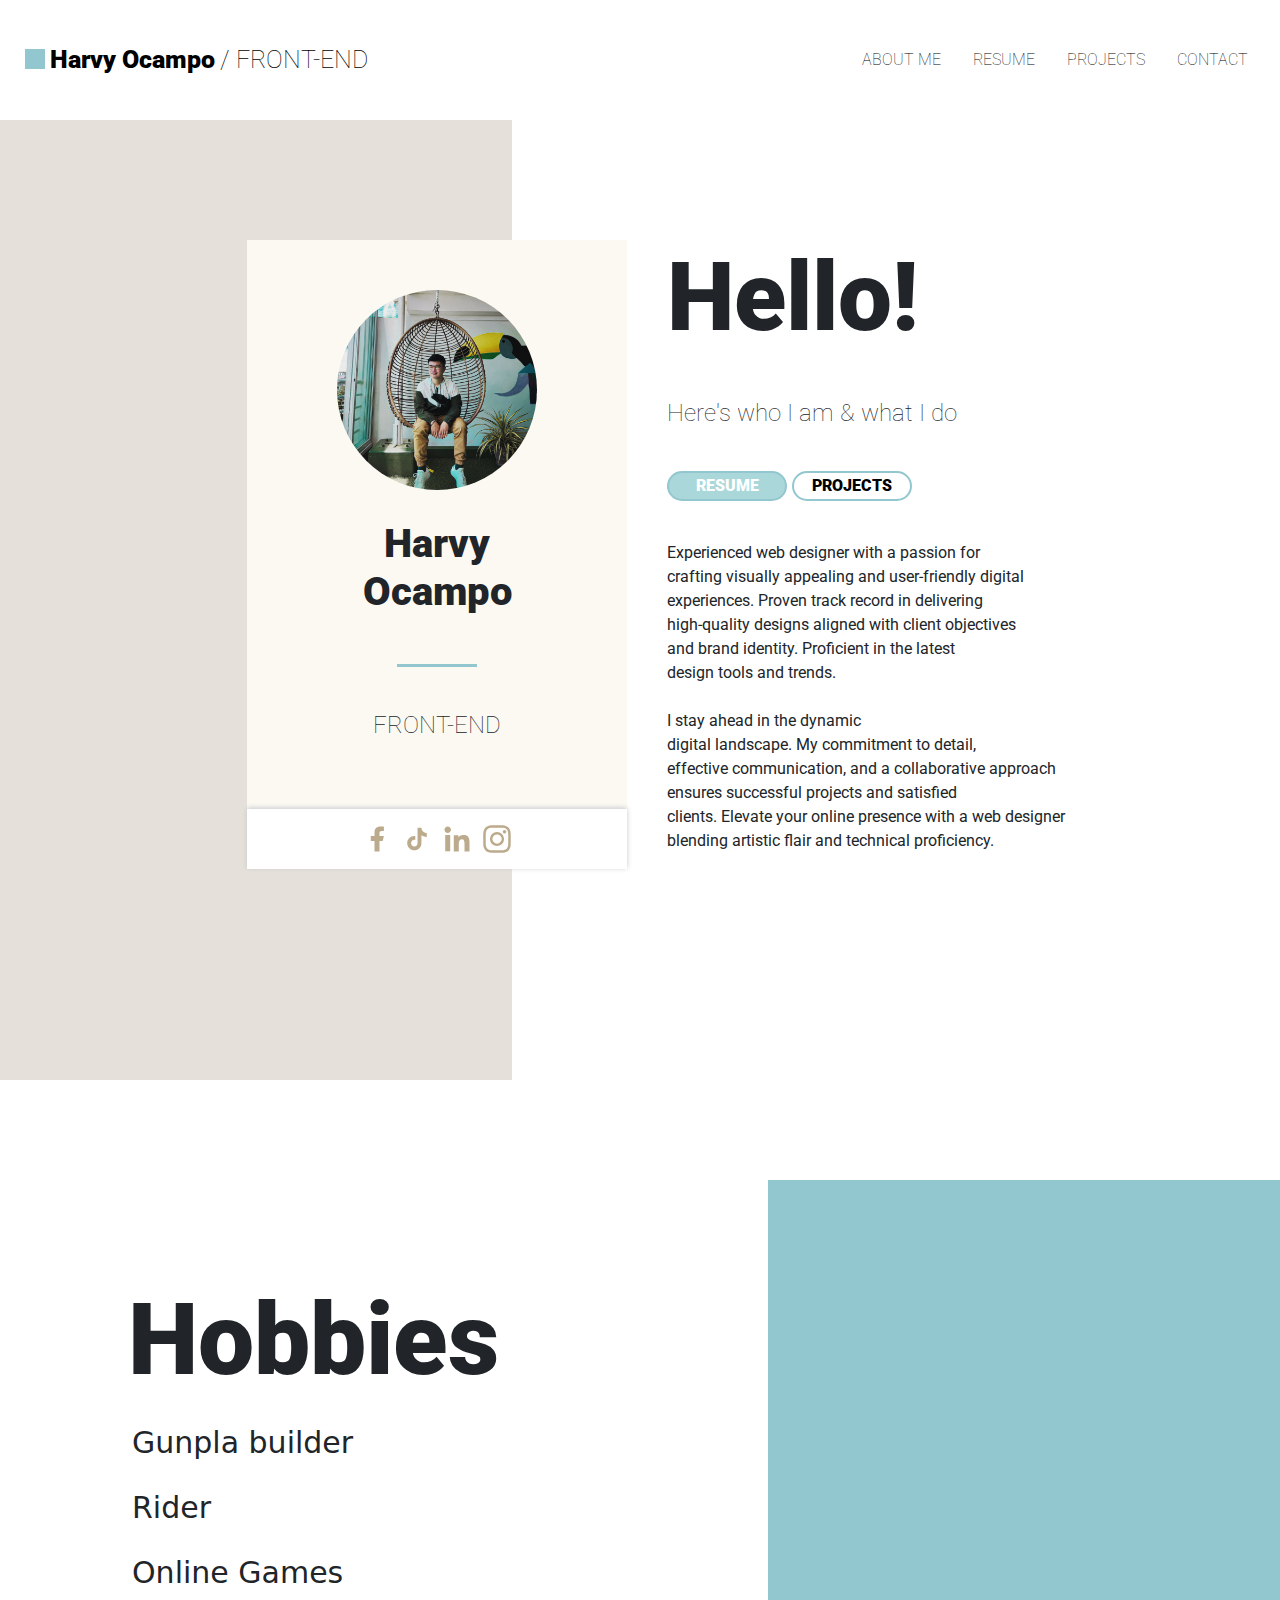
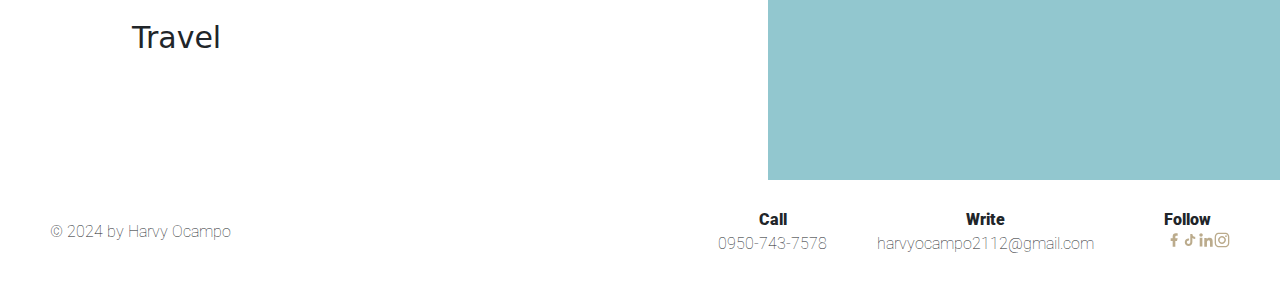
<file: index.html>
<!DOCTYPE html>
<html lang="en">
<head>
    <meta charset="UTF-8">
    <meta name="viewport" content="width=device-width, initial-scale=1.0">
    <title>My Resume</title>
    <link rel="preconnect" href="https://fonts.googleapis.com">
    <link rel="preconnect" href="https://fonts.gstatic.com" crossorigin>
    <link href="https://fonts.googleapis.com/css2?family=Roboto:wght@100;400;700;900&display=swap" rel="stylesheet">
    <link href="https://cdn.jsdelivr.net/npm/bootstrap@5.3.3/dist/css/bootstrap.min.css" rel="stylesheet" integrity="sha384-QWTKZyjpPEjISv5WaRU9OFeRpok6YctnYmDr5pNlyT2bRjXh0JMhjY6hW+ALEwIH" crossorigin="anonymous">
    <link rel="stylesheet" href="./style.css">
</head>
<body>
    <!-- Navbar -->
    <nav class="navbar sticky-top navbar-expand-lg bg-body-tertiary">
        <div class="container">
            <!-- logo -->
            <a class="navbar-brand roboto-black nav-name" href="index.html"><div class="box-dot"></div>Harvy Ocampo<p class="roboto-thin">/ FRONT-END</p></a>
            <!-- toggler -->
          <button class="navbar-toggler shadow-none border-0 " type="button" data-bs-toggle="offcanvas" data-bs-target="#offcanvasNavbar" aria-controls="offcanvasNavbar" aria-label="Toggle navigation">
            <span class="navbar-toggler-icon"></span>
          </button>
            <!-- sidebar -->
          <div class="sidebar offcanvas offcanvas-start d-flex justify-content-end" tabindex="-1" id="offcanvasNavbar" aria-labelledby="offcanvasNavbarLabel">
            <!-- sidebar header -->
            <div class="offcanvas-header text-white border-bottom">
              <h5 class="roboto-black offcanvas-title" id="offcanvasNavbarLabel">Harvy Ocampo</h5>
              <!-- close button -->
              <button type="button" class="btn-close btn-close-white shadow-none" data-bs-dismiss="offcanvas" aria-label="Close"></button>
            </div>
            <!-- sidebar body -->
            <div class="offcanvas-body">
              <ul class="navbar-nav justify-content-end flex-grow-1 pe-3">
                <li class="nav-item mx-2">
                  <a class="roboto-thin nav-link active" aria-current="page" href="index.html">ABOUT ME</a>
                </li>
                <li class="nav-item mx-2">
                  <a class="roboto-thin nav-link" href="resume.html">RESUME</a>
                </li>
                <li class="nav-item mx-2">
                    <a class="roboto-thin nav-link" href="#">PROJECTS</a>
                  </li>
                  <li class="nav-item mx-2">
                    <a class="roboto-thin nav-link" href="#">CONTACT</a>
                  </li>
              </ul>
            </div>
          </div>
        </div>
      </nav>
      <!-- Navbar -->
    <div class="container">
        <div class="intro-underlay">
            <div class="left-underlay">
            </div>
            <div class="profile-container">
                <div class="profile">
                    <div>
                        <img src="./assets/image/profile.jpg" alt="">
                        <h1 class="roboto-black">Harvy <br> Ocampo</h1>
                        <div class="profile-line"></div>
                        <p class="roboto-thin">FRONT-END</p>
                        <div class="profile-footer">
                            <footer>
                                <ul class="profile-footer-icons">
                                    <li><img src="./assets/icon/facebook-fill.svg" alt=""></li>
                                    <li><img src="./assets/icon/baseline-tiktok.svg" alt=""></li>
                                    <li><img src="./assets/icon/linkedin-fill.svg" alt=""></li>
                                    <li><img src="./assets/icon/instagram-fill.svg" alt=""></li>
                                </ul>

                            </footer>
                        </div>
                    </div>
                </div>
                <div class="profile-info">
                    <h1 class="roboto-black">Hello!</h1>
                    <p class="roboto-thin">Here's who I am & what I do</p>
                    <Ul class="profile-buttons">
                        <li><button class="resume roboto-black"><a href="resume.html">RESUME</a></button></li>
                        <li><button class="roboto-black">PROJECTS</button></li>
                    </Ul>
                    <div class="roboto-reg">
                        Experienced web designer with a passion for <br> crafting visually appealing and user-friendly digital  <br>experiences. Proven track record in delivering <br> high-quality designs aligned with client objectives <br> and brand identity. Proficient in the latest <br> design tools and trends. <br><br> I stay ahead in the dynamic <br> digital landscape. My commitment to detail, <br> effective communication, and a collaborative approach <br> ensures successful projects and satisfied <br> clients. Elevate your online presence with a web designer <br> blending artistic flair and technical proficiency.
                    </div>
                </div>
            </div>
            <div class="right-underlay">
            </div>
        </div>

        <div class="hobby-underlay">
            <div class="left-underlay">
                <div>
                    <ul>
                        <h1 class="roboto-black">Hobbies</h1>
                        <li>
                            <p>Gunpla builder</p>
                        </li>
                        <li>
                            <p>Rider</p>
                        </li>
                        <li>
                            <p>Online Games</p>
                        </li>
                        <li>
                            <p>Travel</p>
                        </li>
                    </ul>
                </div>
            </div>
            <div class="right-underlay">
            </div>
        </div>
        <div class="footer">
            <div class="copyright">
                <p class="roboto-thin">
                    &#169 2024 by Harvy Ocampo
                </p>
            </div>

            <div class="contact-details">
                <p class="roboto-thin">
                    <span class="roboto-black">Call</span><br>
                    0950-743-7578
                </p>
                <p class="roboto-thin">
                    <span class="roboto-black">Write</span><br>
                    harvyocampo2112@gmail.com
                </p>
                <div class="follow roboto-thin">
                    <span class="roboto-black">Follow</span>
                    <ul class="footer-icons">
                        <li> <a href="https://www.youtube.com/"><img src="./assets/icon/facebook-fill.svg" alt=""></a></li>
                        <li><img src="./assets/icon/baseline-tiktok.svg" alt=""></li>
                        <li><img src="./assets/icon/linkedin-fill.svg" alt=""></li>
                        <li><img src="./assets/icon/instagram-fill.svg" alt=""></li>
                    </ul>
                </div>
            </div>

        </div>
    </div>
    <script src="https://cdn.jsdelivr.net/npm/bootstrap@5.3.3/dist/js/bootstrap.bundle.min.js" integrity="sha384-YvpcrYf0tY3lHB60NNkmXc5s9fDVZLESaAA55NDzOxhy9GkcIdslK1eN7N6jIeHz" crossorigin="anonymous"></script> 
</body>
</html>
</file>
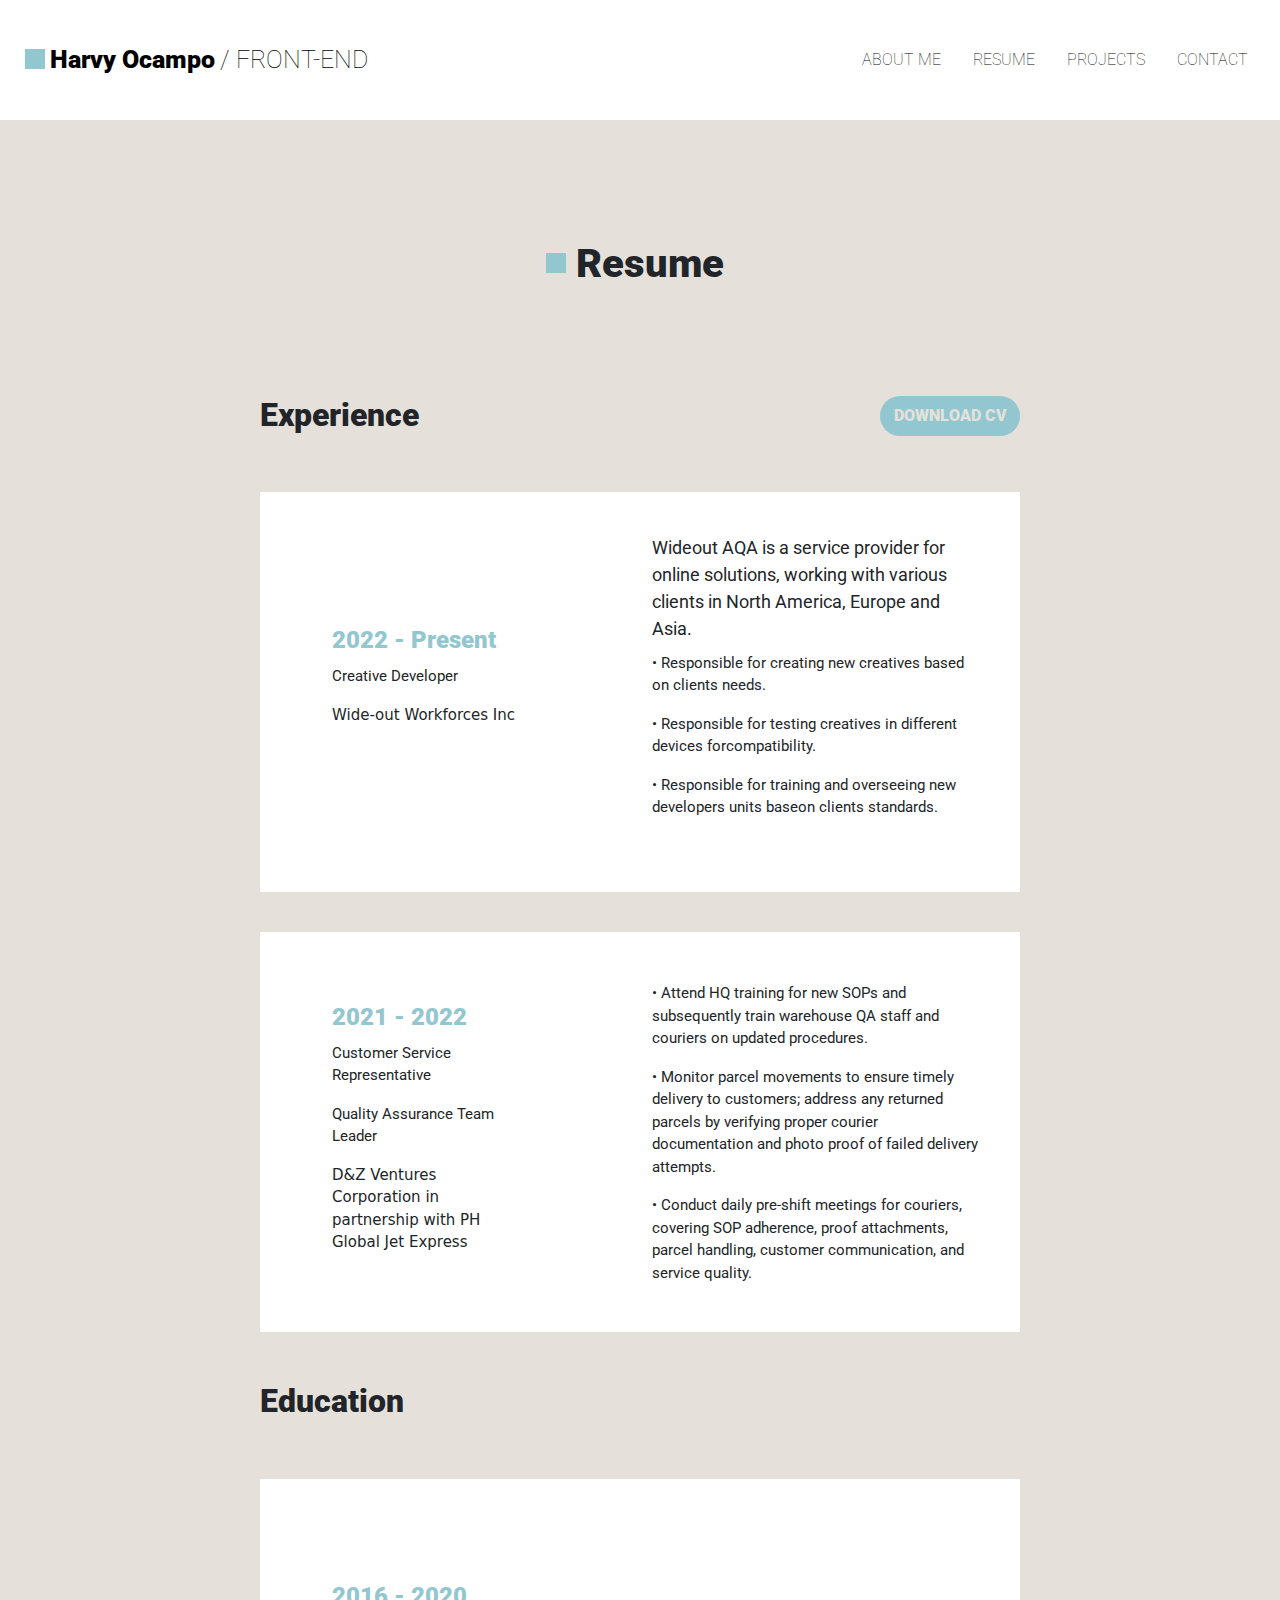
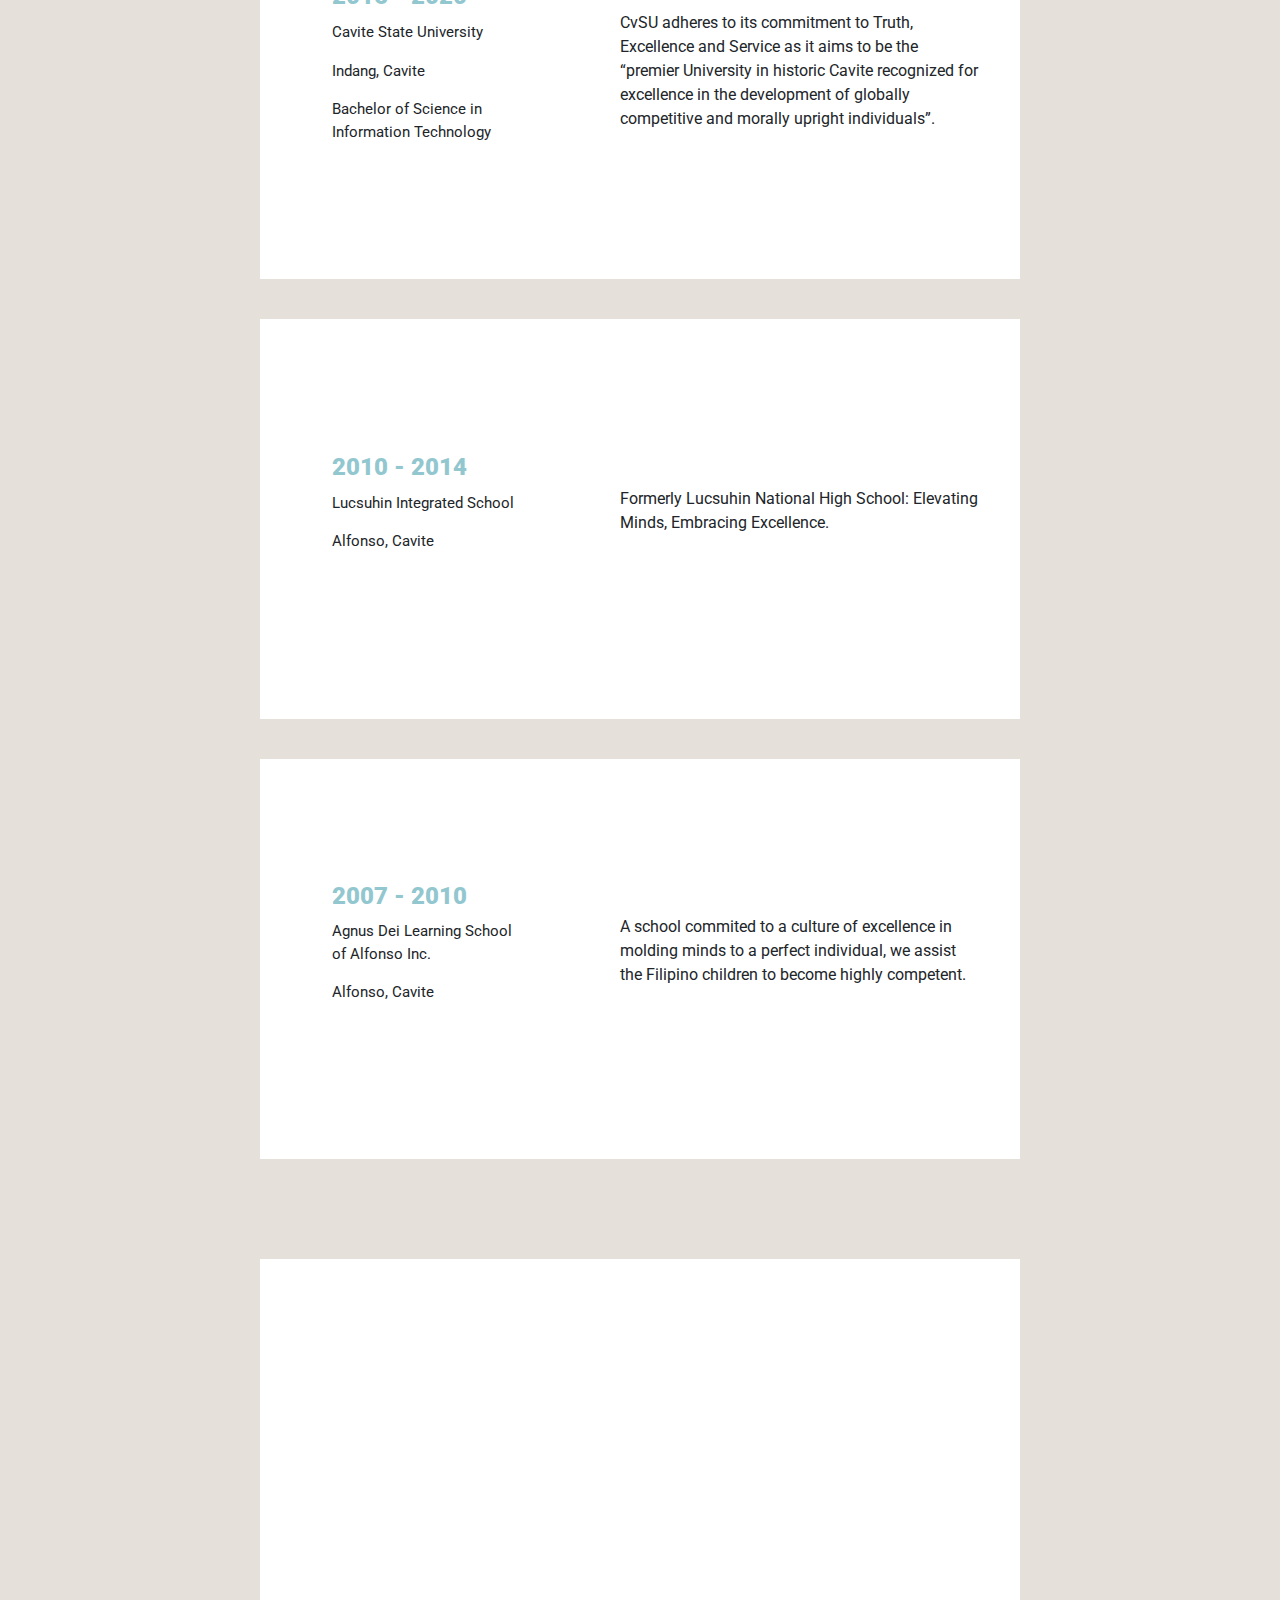
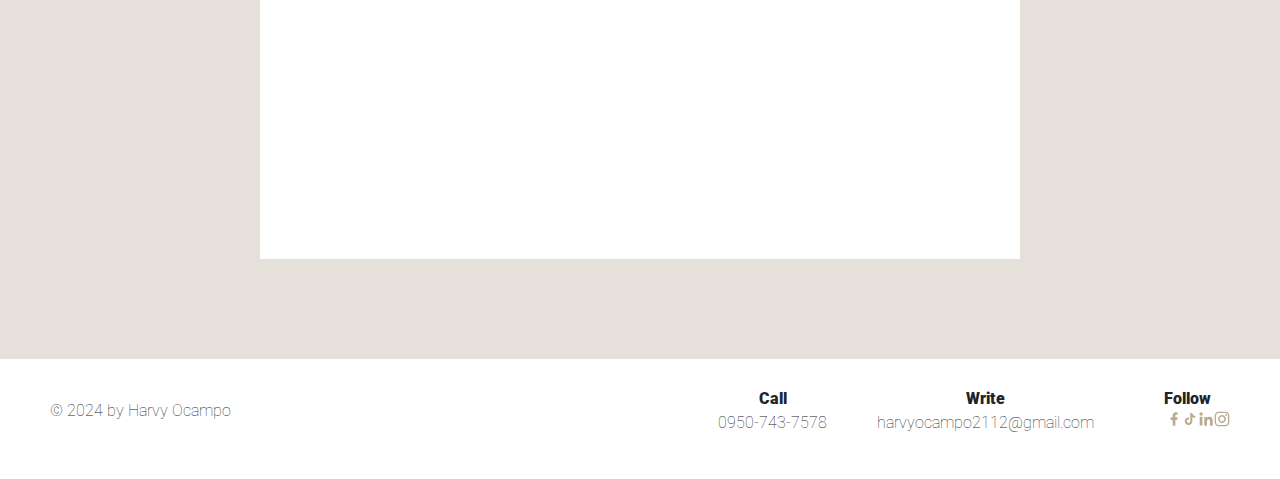
<file: resume.html>
<!DOCTYPE html>
<html lang="en">
<head>
    <meta charset="UTF-8">
    <meta name="viewport" content="width=device-width, initial-scale=1.0">
    <title>My Resume</title>
    <link rel="preconnect" href="https://fonts.googleapis.com">
    <link rel="preconnect" href="https://fonts.gstatic.com" crossorigin>
    <link href="https://fonts.googleapis.com/css2?family=Roboto:wght@100;400;700;900&display=swap" rel="stylesheet">
    <link href="https://cdn.jsdelivr.net/npm/bootstrap@5.3.3/dist/css/bootstrap.min.css" rel="stylesheet" integrity="sha384-QWTKZyjpPEjISv5WaRU9OFeRpok6YctnYmDr5pNlyT2bRjXh0JMhjY6hW+ALEwIH" crossorigin="anonymous">
    <link rel="stylesheet" href="./style.css">
</head>
<body>
        <!-- Navbar -->
        <nav class="navbar sticky-top navbar-expand-lg bg-body-tertiary">
            <div class="container">
                <!-- logo -->
                <a class="navbar-brand roboto-black nav-name" href="index.html"><div class="box-dot"></div>Harvy Ocampo<p class="roboto-thin">/ FRONT-END</p></a>
                <!-- toggler -->
              <button class="navbar-toggler shadow-none border-0 " type="button" data-bs-toggle="offcanvas" data-bs-target="#offcanvasNavbar" aria-controls="offcanvasNavbar" aria-label="Toggle navigation">
                <span class="navbar-toggler-icon"></span>
              </button>
                <!-- sidebar -->
              <div class="sidebar offcanvas offcanvas-start d-flex justify-content-end" tabindex="-1" id="offcanvasNavbar" aria-labelledby="offcanvasNavbarLabel">
                <!-- sidebar header -->
                <div class="offcanvas-header text-white border-bottom">
                  <h5 class="roboto-black offcanvas-title" id="offcanvasNavbarLabel">Harvy Ocampo</h5>
                  <!-- close button -->
                  <button type="button" class="btn-close btn-close-white shadow-none" data-bs-dismiss="offcanvas" aria-label="Close"></button>
                </div>
                <!-- sidebar body -->
                <div class="offcanvas-body">
                  <ul class="navbar-nav justify-content-end flex-grow-1 pe-3">
                    <li class="nav-item mx-2">
                      <a class="roboto-thin nav-link active" aria-current="page" href="index.html">ABOUT ME</a>
                    </li>
                    <li class="nav-item mx-2">
                      <a class="roboto-thin nav-link" href="resume.html">RESUME</a>
                    </li>
                    <li class="nav-item mx-2">
                        <a class="roboto-thin nav-link" href="#">PROJECTS</a>
                      </li>
                      <li class="nav-item mx-2">
                        <a class="roboto-thin nav-link" href="#">CONTACT</a>
                      </li>
                  </ul>
                </div>
              </div>
            </div>
          </nav>
          <!-- Navbar -->
    <div class="resume-container">

            <div class="Rcontainer">
                <div class="Rheader">
                    <div class="box"></div>
                    <h1 class="roboto-black">Resume</h1>
                </div>
                <div class="Rcontent">
                    <div class="RCheader">
                        <h2 class="roboto-black">Experience</h2>
                        <a class="roboto-black DLbutton" href="assets/files/CV2024.pdf" download="HarvyOcampo.pdf">DOWNLOAD CV</a>
                    </div>

                    <div class="EXPboxcontainer">
                        <div class="exp1">
                            <div class="cmpny">
                                <ul>
                                    <li><h4 class="roboto-black">2022 - Present</h4></li>
                                    <li><p class="roboto-reg">Creative Developer</p></li>
                                    <li><p>Wide-out Workforces Inc</p></li>
                                </ul>
                            </div>
                            <div class="dcpt">
                                <ul>
                                    <li class="roboto-reg">Wideout AQA is a service provider for online solutions, working with various clients in North America, Europe and Asia.</li>
                                    <li class="roboto-reg"><p>&#x2022; Responsible for creating new creatives based on clients needs.</p></li>
                                    <li class="roboto-reg"><p>&#x2022; Responsible for testing creatives in different devices forcompatibility.</p></li>
                                    <li class="roboto-reg"><p>&#x2022; Responsible for training and overseeing new developers units baseon clients standards.</p></li>
                                </ul>
                            </div>
                        </div>
                        <div class="exp2">
                            <div class="cmpny">
                                <ul>
                                    <li><h4 class="roboto-black">2021 - 2022</h4></li>
                                    <li><p class="roboto-reg">Customer Service Representative</p></li>
                                    <li><p class="roboto-reg">Quality Assurance Team Leader</p></li>
                                    <li><p>D&Z Ventures Corporation in partnership with PH Global Jet Express</p></li>
                                </ul>
                            </div>
                            <div class="dcpt">
                                <ul>
                                    <li class="roboto-reg"><p>&#x2022; Attend HQ training for new SOPs and subsequently train warehouse QA staff and couriers on updated procedures.</p></li>
                                    <li class="roboto-reg"><p>&#x2022; Monitor parcel movements to ensure timely delivery to customers; address any returned parcels by verifying proper courier documentation and photo proof of failed delivery attempts.</p></li>
                                    <li class="roboto-reg"><p>&#x2022; Conduct daily pre-shift meetings for couriers, covering SOP adherence, proof attachments, parcel handling, customer communication, and service quality.</p></li>
                                </ul>
                            </div>
                        </div>
                    </div>

                    <div class="RCheader">
                        <h2 class="roboto-black">Education</h2>
                    </div>
                    <div class="EDboxcontainer">
                        <div class="ed1">
                            <div class="schl">
                                <ul>
                                    <li><h4 class="roboto-black">2016 - 2020</h4></li>
                                    <li><p class="roboto-reg">Cavite State University</p></li>
                                    <li><p class="roboto-reg">Indang, Cavite</p></li>
                                    <li><p class="roboto-reg">Bachelor of Science in Information Technology</p></li>
                                </ul>
                            </div>
                            <div class="dcpt">
                                <p class="roboto-reg">CvSU adheres to its commitment to Truth, Excellence and Service as it aims to be the “premier University in historic Cavite recognized for excellence in the development of globally competitive and morally upright individuals”.</p>
                                
                            </div>
                        </div>
                        <div class="ed2">
                            <div class="schl">
                                <ul>
                                    <li><h4 class="roboto-black">2010 - 2014</h4></li>
                                    <li><p class="roboto-reg">Lucsuhin Integrated School</p></li>
                                    <li><p class="roboto-reg">Alfonso, Cavite</p></li>
                                </ul>
                            </div>
                            <div class="dcpt">
                                <p class="roboto-reg">Formerly Lucsuhin National High School: Elevating Minds, Embracing Excellence.</p>
                            </div>
                        </div>
                        <div class="ed3">
                            <div class="schl">
                                <ul>
                                    <li><h4 class="roboto-black">2007 - 2010</h4></li>
                                    <li><p class="roboto-reg">Agnus Dei Learning School of Alfonso Inc.</p></li>
                                    <li><p class="roboto-reg">Alfonso, Cavite</p></li>
                                </ul>
                            </div>
                            <div class="dcpt">
                                <p class="roboto-reg">A school commited to a culture of excellence in molding minds to a perfect individual, we assist the Filipino children to become highly competent.</p>
                            </div>
                        </div>
                    </div>

                    <div class="SSboxcontainer">
                        <div class="SS">

                        </div>
                    </div>

                </div>

        <div class="footer">
            <div class="copyright">
                <p class="roboto-thin">
                    &#169 2024 by Harvy Ocampo
                </p>
            </div>
    
            <div class="contact-details">
                <p class="roboto-thin">
                    <span class="roboto-black">Call</span><br>
                    0950-743-7578
                </p>
                <p class="roboto-thin">
                    <span class="roboto-black">Write</span><br>
                    harvyocampo2112@gmail.com
                </p>
                <div class="follow roboto-thin">
                    <span class="roboto-black">Follow</span>
                    <ul class="footer-icons">
                        <li> <a href="https://www.youtube.com/"><img src="./assets/icon/facebook-fill.svg" alt=""></a></li>
                        <li><img src="./assets/icon/baseline-tiktok.svg" alt=""></li>
                        <li><img src="./assets/icon/linkedin-fill.svg" alt=""></li>
                        <li><img src="./assets/icon/instagram-fill.svg" alt=""></li>
                    </ul>
                </div>
            </div>
        </div>

    </div>
    <script src="https://cdn.jsdelivr.net/npm/bootstrap@5.3.3/dist/js/bootstrap.bundle.min.js" integrity="sha384-YvpcrYf0tY3lHB60NNkmXc5s9fDVZLESaAA55NDzOxhy9GkcIdslK1eN7N6jIeHz" crossorigin="anonymous"></script>
</body>
</html>
</file>
<file: style.css>
*{
    padding: 0;
    margin: 0;
}
li{
    text-decoration: none;
    list-style: none;
}
.roboto-thin{
    font-family: 'Roboto', sans-serif;
    font-weight: 100;
}
.roboto-reg{
    font-family: 'Roboto', sans-serif;
    font-weight: 400;
}
.roboto-bold{
    font-family: 'Roboto', sans-serif;
    font-weight: 700;
}
.roboto-black{
    font-family: 'Roboto', sans-serif;
    font-weight: 900;
}
.navbar{
    height: 120px !important;
    padding: 0;
    margin: 0;
    background-color: #ffffff !important;
}
.navbar-collapse{
    justify-content: space-between;
}
.nav-name{
    display: flex;
    margin: 0;
    margin-left: 30px;
    font-size: 25px;
}
.nav-name p{
    margin: 0;
    margin-left: 5px;
}
.box-dot{
    position: relative;
    background-color: #92C7CF;
    top: 8px;
    left: -5px;
    height: 20px;
    width: 20px;
}
.nav-link{
    color: black;
}

.active{
    color: #92C7CF;
}
.container{
    position: relative;
    display: grid;
    grid-template-rows: repeat(4, auto);
    margin: 0;
    padding: 0;
    max-width: 100%;
}



/* Home */
.intro-underlay{
    position: relative;
    display: grid;
    grid-template-columns: minmax(400px, 40%) auto;
    width: 100%;
    height: 960px;
}
.intro-underlay .left-underlay{
    background-color: #E5E1DA;
}
.hobby-underlay{
    position: relative;
    display: grid;
    grid-template-columns: minmax(600px, 60%) auto;
    width: 100%;
    height: 600px;
    margin-top: 100px;
}
.hobby-underlay .right-underlay{
    background-color: #92C7CF;
}
.profile-container{
    display: flex;
    flex-wrap: wrap;
    justify-content: center;
    align-items: center;
    gap: 40px;
    position: absolute;
    height: 580px;
    width: 90%;
    top: 120px;
    left: 80px;
}
.profile{
    position: relative;
    display: flex;
    flex-direction: column;
    background-color: #FBF9F1;
    height: 100%;
    width: 380px;
}
.profile *{
    position: relative;
}

.profile img{
    border-radius: 50%;
    height: 200px;
    width: 200px;
    left: 90px;
    top: 50px;
}
.profile h1{
    text-align: center;
    top: 80px;
}
.profile .profile-line{
    background-color: #92C7CF;
    top: 120px;
    left: 150px;
    width: 80px;
    height: 3px;
}
.profile p{
    text-align: center;
    top: 160px;
    font-size: 1.5rem;
}
.profile-footer{
    box-shadow: 0px -1px 5px #C7C8CC;
    display: flex;
    flex-direction: row;
    align-items: center;
    justify-content: center;
    background-color: #ffffff;
    top: 210px;
    height: 60px;
    width: 100%;
}
.profile-footer .profile-footer-icons{
    margin-bottom: 0;
    padding: 0;
    display: flex;
    gap: 10px;
}

.profile-footer img{
    height: 30px;
    width: 30px;
    border-radius: 0px;
    top: 0;
    left: 0;
}
.profile-info *{
    margin: 0;
    padding: 0;
}
.profile-info{
    height: 100%;
    flex-shrink: 0;
    display: flex;
    flex-direction: column;
    text-align: left;
    gap: 40px;
}
.profile-info h1{
    font-size: 6rem
}
.profile-info p{
    font-size: 1.5rem;
}
.profile-info ul{
    display: flex;
    gap: 5px;
}
.profile-info li{
    text-align: center;
    height: 30px;
    width: 120px;
    font-weight: 700;
    font-size: 1rem;
    margin: 0;
}
.profile-info a{
    position: relative;
    text-decoration: none;
    color: black;
    top: 5px;
}

.profile-buttons button{
    height: 30px;
    width: 120px;
    background-color: #ffffff;
    border: 2px solid #92C7CF;
    border-radius: 20px;
    
}
.profile-buttons .resume{
    background-color: #AAD7D9;
    transition: 0.3s;
}
.profile-buttons .resume a{
    color: #ffffff;
    top: 0px;
    transition: 0.3s;
}
.profile-buttons .resume:hover{
    color: black;
    background-color: #ffffff;
    cursor: pointer;
}
.profile-buttons .resume:hover a {
    color: black;
}
.hobby-underlay .left-underlay{
    display: flex;
    margin: 100PX;
}
.hobby-underlay .left-underlay h1{
    margin-left: -4px;
    font-size: 100px;
}
.hobby-underlay .left-underlay li{
    margin: 0;
    margin-top: 20px;
    font-size: 30px;
}
/* Home */
/* Resume */
.resume-container{
    display: grid;
    width: 100%;
    height: 100%;
}
.resume-container .nav-container{
    grid-row: span 1;
    position: fixed;
}
.Rcontainer{
    background-color: #E5E1DA;
    position: relative;
    display: grid;
    grid-row: span 2;
    grid-template-columns: auto;
    height: 100%;
    width: 100%;
}
.Rheader{
    margin-top: 120px;
    display: flex;
    justify-content: center;
}
.box{
    position: relative;
    background-color: #92C7CF;
    top: 13px;
    left: -10px;
    height: 20px;
    width: 20px;
}
.Rcontent{
    margin-top: 50px;
    display: flex;
    flex-direction: column;
    justify-content: center;
    align-items: center;
}
.RCheader{
    display: flex;
    justify-content: space-between;
    width: 760px;
    margin: 50px;
}

.RCheader .DLbutton{
    display: flex;
    align-items: center;
    justify-content: center;
    background-color: #92C7CF;
    border: none;
    border-radius: 20px;
    height: 40px;
    width: 140px;
    text-align: center;
    text-decoration: none;
    color: #E3E1D9;
    transition: 0.5s;

}
.RCheader .DLbutton:hover{
    background-color: #FBF9F1;
    color: black;
    cursor: pointer;
}
.EXPboxcontainer{
    display: grid;
    grid-template-rows: repeat(2, 400px);
    gap: 40px;
    width: 760px;
}
.EXPboxcontainer div{
    display: grid;
    grid-template-columns: 300px auto;
    gap: 20px;
    background-color: #ffffff;
}
.cmpny{
    margin: 40px;
    display: flex !important;
    flex-direction: row;
    align-items: center;
}
.cmpny li h4{
    color: #92C7CF;
}
.cmpny li p{
    font-size: 15px;
    margin-top: 10px;
    margin-left: 0;
}
.dcpt{
    margin: 40px;
    display: flex !important;
    flex-direction: row;
    align-items: center;
}
.dcpt li{
    text-transform: none;
    font-size: 18px;
    margin-left: 0;
}
.dcpt li p{
    margin-top: 10px;
    font-size: 15px;
}
.EDboxcontainer{
    display: grid;
    grid-template-rows: repeat(3, 400px);
    gap: 40px;
    width: 760px;
}
.EDboxcontainer div{
    display: grid;
    grid-template-columns: 300px auto;
    gap: 20px;
    background-color: #ffffff;
}
.schl{
    margin: 40px;
    display: flex !important;
    flex-direction: row;
    align-items: center;
}
.schl li h4{
    color: #92C7CF;
}
.schl li p{
    font-size: 15px;
    margin-top: 10px;
    margin-left: 0;
}
.dcpt{
    margin: 40px;
    display: flex !important;
    flex-direction: row;
    align-items: center;
}
.dcpt li{
    text-transform: none;
    font-size: 18px;
    margin-left: 0;
}
.dcpt li p{
    margin-top: 10px;
    font-size: 15px;
}
.SSboxcontainer{
    margin: 100px;
    display: grid;
    grid-template-rows: 600px;
    gap: 40px;
    width: 760px;
}
.SSboxcontainer div{
    display: grid;
    grid-template-columns: 300px auto;
    gap: 20px;
    background-color: #ffffff;
}
/* Resume */
.footer{
    background-color: #ffffff;
    position: relative;
    display: flex;
    align-items: center;
    justify-content: space-between;
    width: 100%;
    height: 120px;
    bottom: 0;
    left: 0;
}
.copyright{
    display: flex;
    margin-left: 50px;
}

.contact-details{
    display: flex;
    text-align: center;
    gap: 50px;
    margin: 50px;
}
.footer-icons{
    display: flex;
    flex-direction: row;
    align-items: center;
    justify-content: center;
    margin-top: -5px;
    margin-left: -10px;
}

@media (max-width: 991px) { 
    .sidebar{
        border: none;
        background-color: rgb(251, 249, 241, .50);
        backdrop-filter: blur(10px);
    }
}
@media (max-width: 461px) and (min-width: 320px) {
    .nav-name p{
        margin-left: -190px;
        margin-top: 30px;
    }
    .navbar{
        width: 420px !important;
    }
    .navbar-toggler{
        position: relative;
        right: 0 !important;
    }
}
</file>
